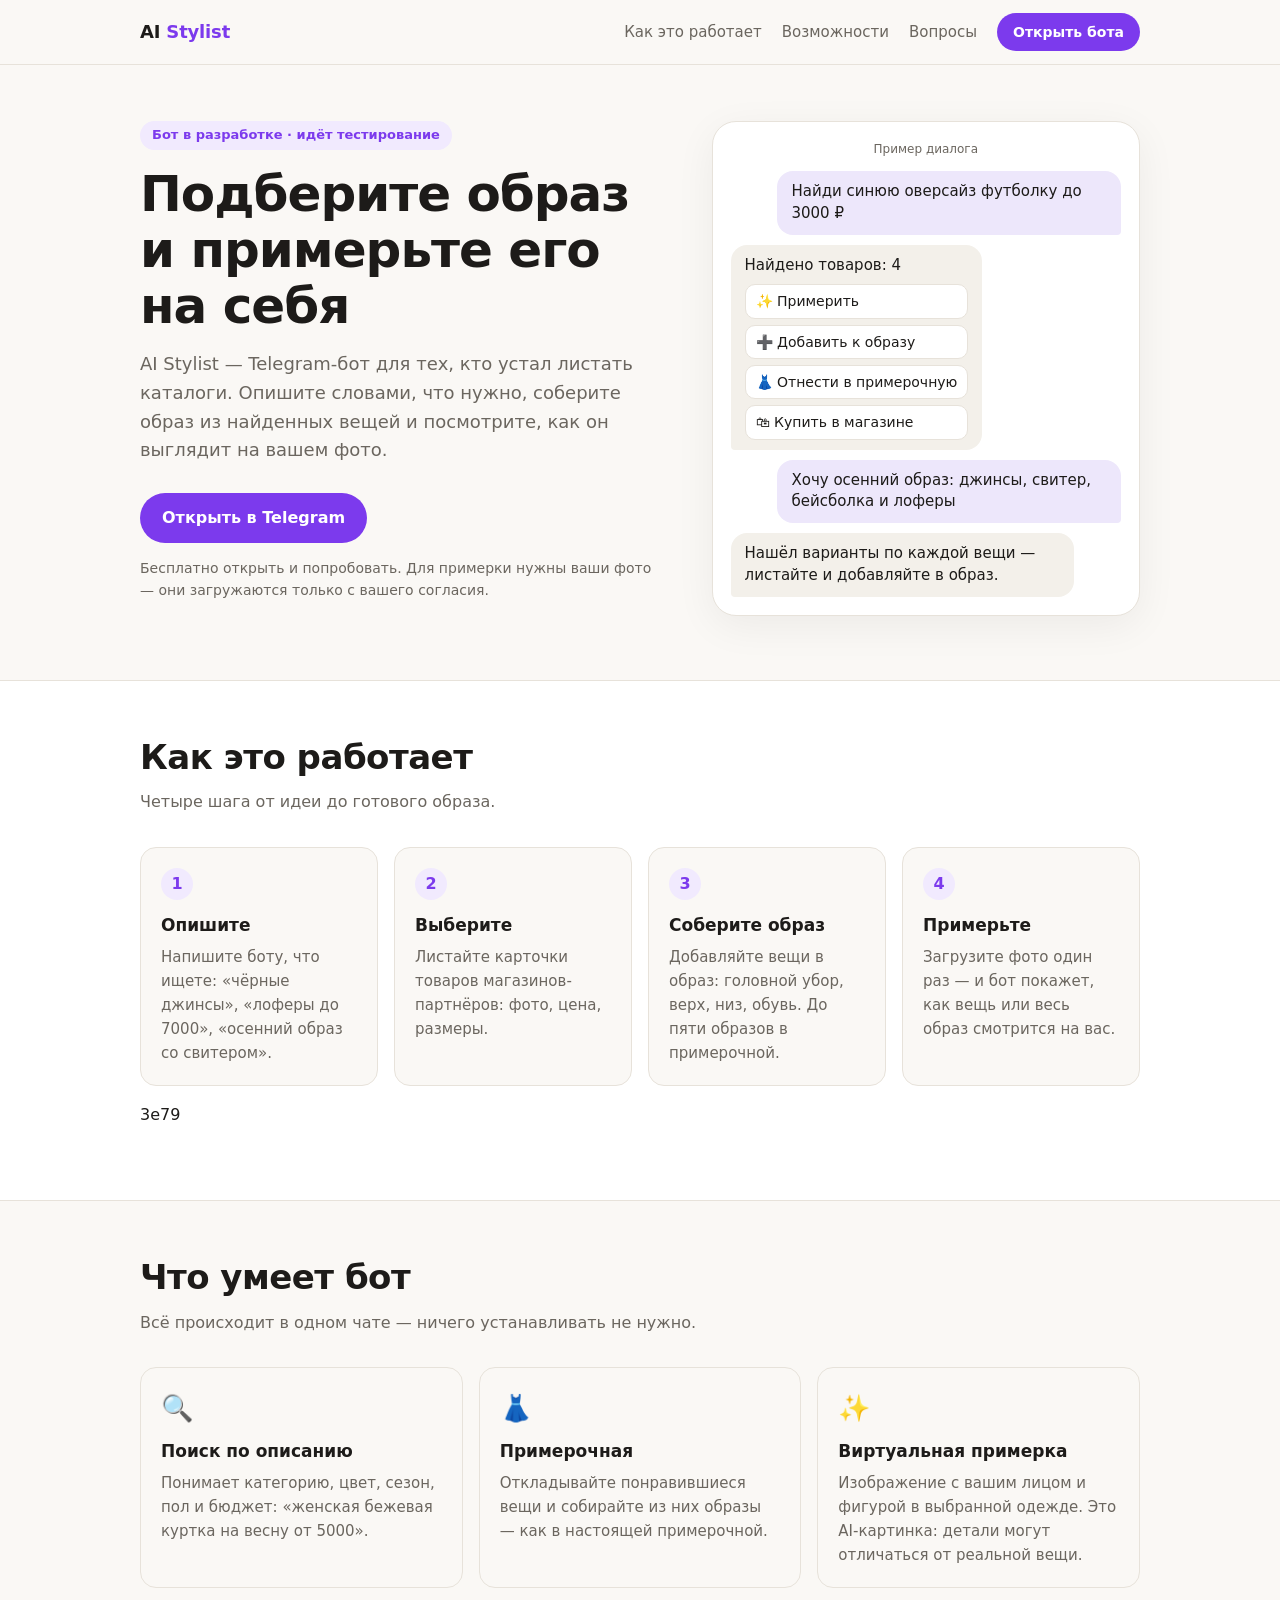
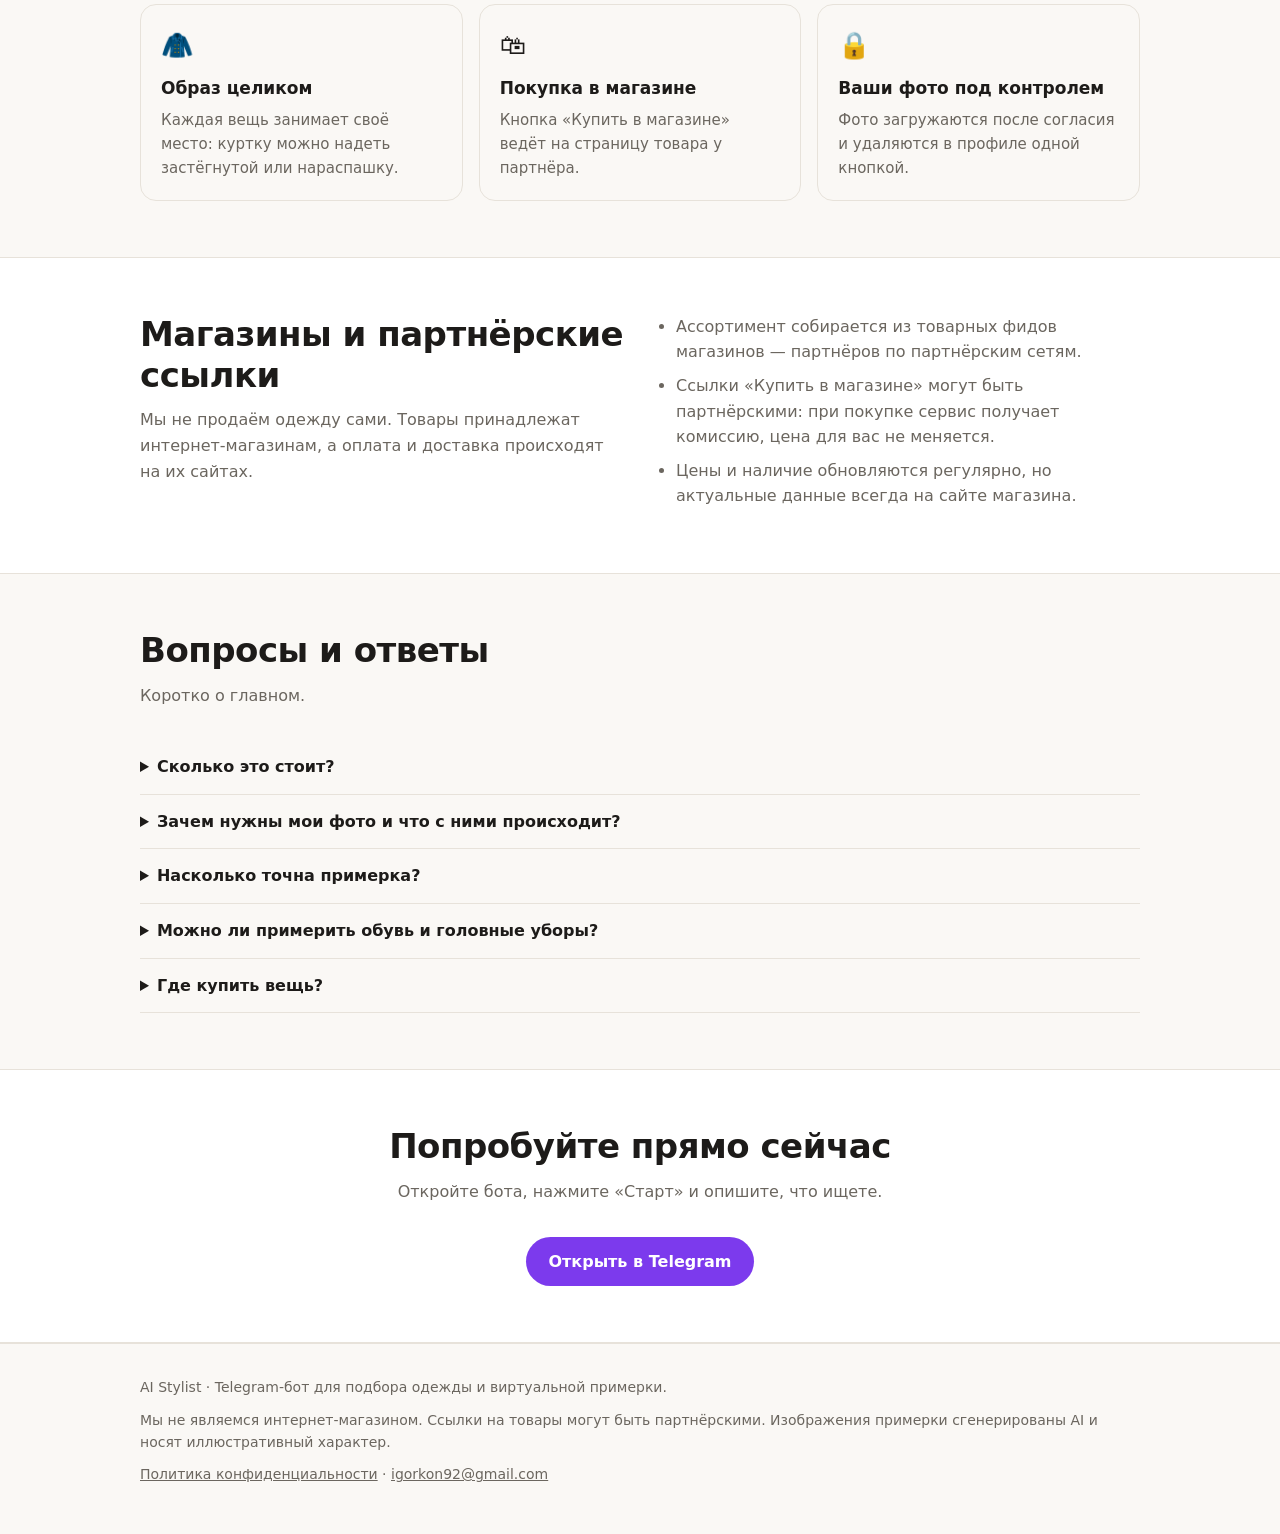
<file: index.html>
<!doctype html>
<html lang="ru">
<head>
<meta charset="utf-8">
<meta name="viewport" content="width=device-width, initial-scale=1">
<title>AI Stylist — подбор одежды и виртуальная примерка в Telegram</title>
<meta name="description" content="Telegram-бот для подбора одежды: найдёт вещь по описанию, поможет собрать образ и покажет, как он смотрится на вас.">
<meta property="og:title" content="AI Stylist — подбор одежды и примерка в Telegram">
<meta property="og:description" content="Опишите, что ищете, соберите образ и примерьте его на себя — прямо в Telegram.">
<meta property="og:type" content="website">
<link rel="icon" href="data:image/svg+xml,%3Csvg xmlns='http://www.w3.org/2000/svg' viewBox='0 0 64 64'%3E%3Crect width='64' height='64' rx='14' fill='%237c3aed'/%3E%3Ctext x='32' y='43' font-size='32' text-anchor='middle' fill='white' font-family='sans-serif' font-weight='700'%3EAI%3C/text%3E%3C/svg%3E">
<link rel="stylesheet" href="style.css">
  <meta name="mitgo" content=bc34">
</head>
<body>

<header>
  <div class="wrap">
    <a class="brand" href="/">AI <span>Stylist</span></a>
    <nav>
      <a class="link" href="#how">Как это работает</a>
      <a class="link" href="#features">Возможности</a>
      <a class="link" href="#faq">Вопросы</a>
      <!-- Замените dev_ai_stylist_bot на имя бота в Telegram (без @) -->
      <a class="btn small" href="https://t.me/dev_ai_stylist_bot">Открыть бота</a>
    </nav>
  </div>
</header>

<main>
  <section class="hero">
    <div class="wrap">
      <div>
        <span class="badge">Бот в разработке · идёт тестирование</span>
        <h1>Подберите образ и примерьте его на себя</h1>
        <p class="lead">AI Stylist — Telegram-бот для тех, кто устал листать каталоги. Опишите словами, что нужно, соберите образ из найденных вещей и посмотрите, как он выглядит на вашем фото.</p>
        <a class="btn" href="https://t.me/dev_ai_stylist_bot">Открыть в Telegram</a>
        <p class="note">Бесплатно открыть и попробовать. Для примерки нужны ваши фото — они загружаются только с вашего согласия.</p>
      </div>

      <div class="chat" aria-label="Пример диалога с ботом">
        <div class="cap">Пример диалога</div>
        <div class="msg user">Найди синюю оверсайз футболку до 3000 ₽</div>
        <div class="msg bot">Найдено товаров: 4
          <div class="keys">
            <span>✨ Примерить</span>
            <span>➕ Добавить к образу</span>
            <span>👗 Отнести в примерочную</span>
            <span>🛍 Купить в магазине</span>
          </div>
        </div>
        <div class="msg user">Хочу осенний образ: джинсы, свитер, бейсболка и лоферы</div>
        <div class="msg bot">Нашёл варианты по каждой вещи — листайте и добавляйте в образ.</div>
      </div>
    </div>
  </section>

  <section class="alt" id="how">
    <div class="wrap">
      <h2>Как это работает</h2>
      <p class="sub">Четыре шага от идеи до готового образа.</p>
      <ol class="steps">
        <li class="card"><h3>Опишите</h3><p>Напишите боту, что ищете: «чёрные джинсы», «лоферы до 7000», «осенний образ со свитером».</p></li>
        <li class="card"><h3>Выберите</h3><p>Листайте карточки товаров магазинов-партнёров: фото, цена, размеры.</p></li>
        <li class="card"><h3>Соберите образ</h3><p>Добавляйте вещи в образ: головной убор, верх, низ, обувь. До пяти образов в примерочной.</p></li>
        <li class="card"><h3>Примерьте</h3><p>Загрузите фото один раз — и бот покажет, как вещь или весь образ смотрится на вас.</p></li>
      </ol>

      <p>3e79</p>
    </div>
  </section>

  <section id="features">
    <div class="wrap">
      <h2>Что умеет бот</h2>
      <p class="sub">Всё происходит в одном чате — ничего устанавливать не нужно.</p>
      <div class="cards">
        <div class="card"><span class="icon">🔍</span><h3>Поиск по описанию</h3><p>Понимает категорию, цвет, сезон, пол и бюджет: «женская бежевая куртка на весну от 5000».</p></div>
        <div class="card"><span class="icon">👗</span><h3>Примерочная</h3><p>Откладывайте понравившиеся вещи и собирайте из них образы — как в настоящей примерочной.</p></div>
        <div class="card"><span class="icon">✨</span><h3>Виртуальная примерка</h3><p>Изображение с вашим лицом и фигурой в выбранной одежде. Это AI-картинка: детали могут отличаться от реальной вещи.</p></div>
        <div class="card"><span class="icon">🧥</span><h3>Образ целиком</h3><p>Каждая вещь занимает своё место: куртку можно надеть застёгнутой или нараспашку.</p></div>
        <div class="card"><span class="icon">🛍</span><h3>Покупка в магазине</h3><p>Кнопка «Купить в магазине» ведёт на страницу товара у партнёра.</p></div>
        <div class="card"><span class="icon">🔒</span><h3>Ваши фото под контролем</h3><p>Фото загружаются после согласия и удаляются в профиле одной кнопкой.</p></div>
      </div>
    </div>
  </section>

  <section class="alt">
    <div class="wrap two">
      <div>
        <h2>Магазины и партнёрские ссылки</h2>
        <p class="sub" style="margin-bottom:0">Мы не продаём одежду сами. Товары принадлежат интернет-магазинам, а оплата и доставка происходят на их сайтах.</p>
      </div>
      <ul>
        <li>Ассортимент собирается из товарных фидов магазинов — партнёров по партнёрским сетям.</li>
        <li>Ссылки «Купить в магазине» могут быть партнёрскими: при покупке сервис получает комиссию, цена для вас не меняется.</li>
        <li>Цены и наличие обновляются регулярно, но актуальные данные всегда на сайте магазина.</li>
      </ul>
    </div>
  </section>

  <section id="faq">
    <div class="wrap">
      <h2>Вопросы и ответы</h2>
      <p class="sub">Коротко о главном.</p>
      <details>
        <summary>Сколько это стоит?</summary>
        <p>Сейчас бот находится в тестировании, пользоваться им можно бесплатно. Условия при выходе из тестирования мы объявим заранее.</p>
      </details>
      <details>
        <summary>Зачем нужны мои фото и что с ними происходит?</summary>
        <p>Для примерки нужны селфи и фото в полный рост. Они используются только для создания изображения с примеркой. Загрузка начинается после вашего согласия, а удалить фото можно в разделе «Профиль» в любой момент. Подробнее — в <a href="privacy.html">политике конфиденциальности</a>.</p>
      </details>
      <details>
        <summary>Насколько точна примерка?</summary>
        <p>Изображение создаёт нейросеть. Оно даёт представление о цвете, силуэте и сочетании вещей, но посадка и детали могут отличаться от реальных. Ориентируйтесь на размерную сетку магазина.</p>
      </details>
      <details>
        <summary>Можно ли примерить обувь и головные уборы?</summary>
        <p>Эти вещи входят в образ, но точность примерки зависит от используемой модели и со временем улучшается. Верх и низ примеряются надёжнее всего.</p>
      </details>
      <details>
        <summary>Где купить вещь?</summary>
        <p>Нажмите «Купить в магазине» в карточке товара — откроется страница вещи на сайте магазина.</p>
      </details>
    </div>
  </section>

  <section class="alt cta">
    <div class="wrap">
      <h2>Попробуйте прямо сейчас</h2>
      <p class="sub">Откройте бота, нажмите «Старт» и опишите, что ищете.</p>
      <a class="btn" href="https://t.me/dev_ai_stylist_bot">Открыть в Telegram</a>
    </div>
  </section>
</main>

<footer>
  <div class="wrap">
    <div>AI Stylist · Telegram-бот для подбора одежды и виртуальной примерки.</div>
    <div>Мы не являемся интернет-магазином. Ссылки на товары могут быть партнёрскими. Изображения примерки сгенерированы AI и носят иллюстративный характер.</div>
    <div>
      <a href="privacy.html">Политика конфиденциальности</a> ·
      <!-- Замените на рабочий адрес -->
      <a href="mailto:igorkon92@gmail.com">igorkon92@gmail.com</a>
    </div>
  </div>
</footer>

</body>
</html>
</file>
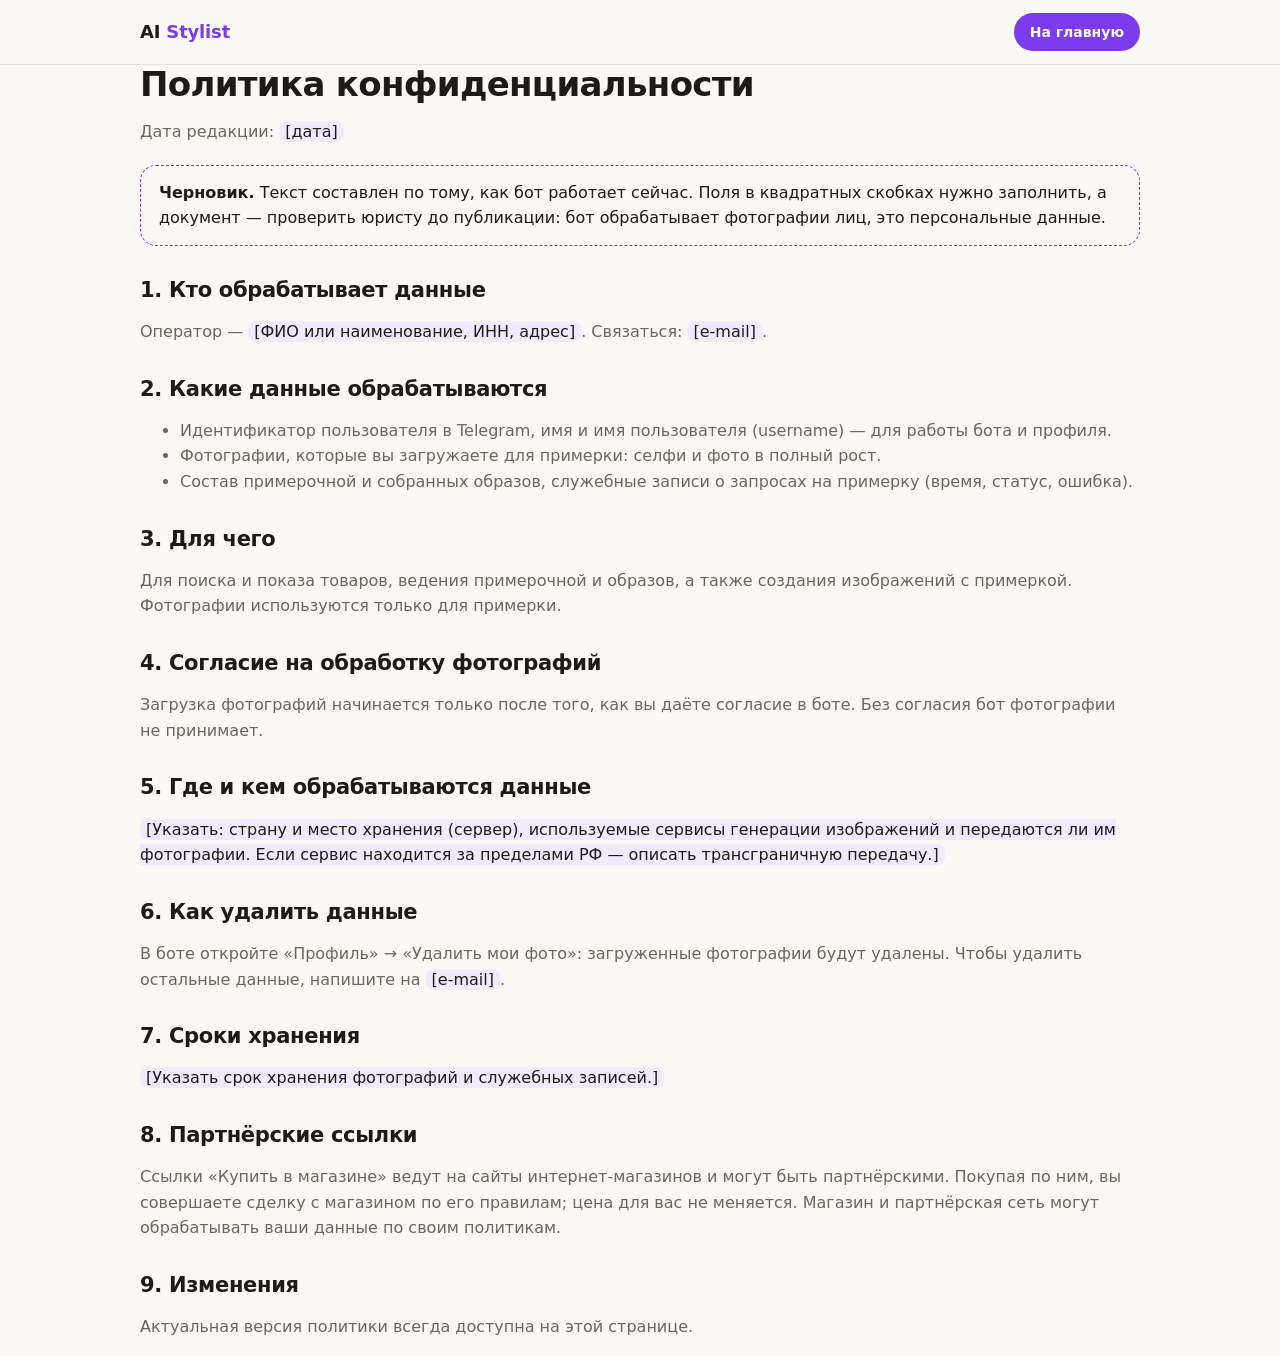
<file: privacy.html>
<!doctype html>
<html lang="ru">
<head>
<meta charset="utf-8">
<meta name="viewport" content="width=device-width, initial-scale=1">
<title>Политика конфиденциальности — AI Stylist</title>
<meta name="description" content="Какие данные обрабатывает Telegram-бот AI Stylist и как ими управлять.">
<meta name="robots" content="noindex">
<link rel="stylesheet" href="style.css">
<style>
  main { padding: 40px 0 64px; max-width: 760px; }
  main h1 { font-size: 34px; }
  main h2 { font-size: 21px; margin-top: 32px; }
  main p, main li { color: var(--muted); }
  .todo { background: var(--accent-soft); color: var(--text); border-radius: 8px; padding: 1px 6px; }
  .draft { border: 1px dashed var(--accent); border-radius: var(--radius); padding: 14px 18px; margin: 20px 0 0; color: var(--text); }
</style>
</head>
<body>

<header>
  <div class="wrap">
    <a class="brand" href="/">AI <span>Stylist</span></a>
    <nav><a class="btn small" href="/">На главную</a></nav>
  </div>
</header>

<main class="wrap">
  <h1>Политика конфиденциальности</h1>
  <p>Дата редакции: <span class="todo">[дата]</span></p>

  <!-- Удалите этот блок после проверки текста юристом и заполнения полей в квадратных скобках. -->
  <div class="draft"><strong>Черновик.</strong> Текст составлен по тому, как бот работает сейчас. Поля в квадратных скобках нужно заполнить, а документ — проверить юристу до публикации: бот обрабатывает фотографии лиц, это персональные данные.</div>

  <h2>1. Кто обрабатывает данные</h2>
  <p>Оператор — <span class="todo">[ФИО или наименование, ИНН, адрес]</span>. Связаться: <span class="todo">[e-mail]</span>.</p>

  <h2>2. Какие данные обрабатываются</h2>
  <ul>
    <li>Идентификатор пользователя в Telegram, имя и имя пользователя (username) — для работы бота и профиля.</li>
    <li>Фотографии, которые вы загружаете для примерки: селфи и фото в полный рост.</li>
    <li>Состав примерочной и собранных образов, служебные записи о запросах на примерку (время, статус, ошибка).</li>
  </ul>

  <h2>3. Для чего</h2>
  <p>Для поиска и показа товаров, ведения примерочной и образов, а также создания изображений с примеркой. Фотографии используются только для примерки.</p>

  <h2>4. Согласие на обработку фотографий</h2>
  <p>Загрузка фотографий начинается только после того, как вы даёте согласие в боте. Без согласия бот фотографии не принимает.</p>

  <h2>5. Где и кем обрабатываются данные</h2>
  <p><span class="todo">[Указать: страну и место хранения (сервер), используемые сервисы генерации изображений и передаются ли им фотографии. Если сервис находится за пределами РФ — описать трансграничную передачу.]</span></p>

  <h2>6. Как удалить данные</h2>
  <p>В боте откройте «Профиль» → «Удалить мои фото»: загруженные фотографии будут удалены. Чтобы удалить остальные данные, напишите на <span class="todo">[e-mail]</span>.</p>

  <h2>7. Сроки хранения</h2>
  <p><span class="todo">[Указать срок хранения фотографий и служебных записей.]</span></p>

  <h2>8. Партнёрские ссылки</h2>
  <p>Ссылки «Купить в магазине» ведут на сайты интернет-магазинов и могут быть партнёрскими. Покупая по ним, вы совершаете сделку с магазином по его правилам; цена для вас не меняется. Магазин и партнёрская сеть могут обрабатывать ваши данные по своим политикам.</p>

  <h2>9. Изменения</h2>
  <p>Актуальная версия политики всегда доступна на этой странице.</p>
</main>

</body>
</html>
</file>
<file: style.css>
:root {
  --bg: #faf8f5;
  --surface: #ffffff;
  --text: #1d1b19;
  --muted: #6b665f;
  --line: #e7e2da;
  --accent: #7c3aed;
  --accent-text: #ffffff;
  --accent-soft: #f1eafe;
  --bubble-user: #ede7fb;
  --bubble-bot: #f3f0ea;
  --radius: 16px;
}

@media (prefers-color-scheme: dark) {
  :root {
    --bg: #14120f;
    --surface: #1d1a16;
    --text: #f2eee8;
    --muted: #a49d93;
    --line: #2f2a24;
    --accent: #a78bfa;
    --accent-text: #14120f;
    --accent-soft: #2a2140;
    --bubble-user: #2e2548;
    --bubble-bot: #26221d;
  }
}

* { box-sizing: border-box; }
html { scroll-behavior: smooth; }
body {
  margin: 0;
  background: var(--bg);
  color: var(--text);
  font: 16px/1.6 system-ui, -apple-system, 'Segoe UI', Roboto, sans-serif;
  -webkit-font-smoothing: antialiased;
}
a { color: var(--accent); }
.wrap { max-width: 1040px; margin: 0 auto; padding: 0 20px; }

header { border-bottom: 1px solid var(--line); }
header .wrap { display: flex; align-items: center; justify-content: space-between; gap: 16px; height: 64px; }
.brand { font-weight: 700; font-size: 18px; color: var(--text); text-decoration: none; letter-spacing: -0.01em; }
.brand span { color: var(--accent); }
nav { display: flex; align-items: center; gap: 20px; }
nav a.link { color: var(--muted); text-decoration: none; font-size: 15px; }
nav a.link:hover { color: var(--text); }

.btn {
  display: inline-block;
  padding: 12px 22px;
  border-radius: 999px;
  background: var(--accent);
  color: var(--accent-text);
  font-weight: 600;
  text-decoration: none;
  border: 0;
}
.btn:hover { filter: brightness(1.08); }
.btn.small { padding: 8px 16px; font-size: 14px; }

.hero { padding: 56px 0 64px; }
.hero .wrap { display: grid; grid-template-columns: 1.1fr 0.9fr; gap: 48px; align-items: center; }
.badge {
  display: inline-block;
  padding: 4px 12px;
  border-radius: 999px;
  background: var(--accent-soft);
  color: var(--accent);
  font-size: 13px;
  font-weight: 600;
  margin-bottom: 16px;
}
h1 { font-size: clamp(32px, 5vw, 50px); line-height: 1.12; letter-spacing: -0.02em; margin: 0 0 16px; }
.lead { font-size: 18px; color: var(--muted); margin: 0 0 28px; max-width: 34em; }
.note { font-size: 14px; color: var(--muted); margin-top: 14px; }

.chat {
  background: var(--surface);
  border: 1px solid var(--line);
  border-radius: 24px;
  padding: 18px;
  display: flex;
  flex-direction: column;
  gap: 10px;
  box-shadow: 0 10px 40px rgba(0, 0, 0, 0.06);
}
.chat .cap { font-size: 12px; color: var(--muted); text-align: center; margin-bottom: 2px; }
.msg { max-width: 88%; padding: 10px 14px; border-radius: 16px; font-size: 15px; line-height: 1.45; }
.msg.user { align-self: flex-end; background: var(--bubble-user); border-bottom-right-radius: 4px; }
.msg.bot { align-self: flex-start; background: var(--bubble-bot); border-bottom-left-radius: 4px; }
.msg small { display: block; color: var(--muted); margin-top: 4px; }
.keys { display: flex; flex-direction: column; gap: 6px; margin-top: 8px; }
.keys span {
  border: 1px solid var(--line);
  background: var(--surface);
  border-radius: 10px;
  padding: 6px 10px;
  font-size: 14px;
}

section { padding: 56px 0; }
section.alt { background: var(--surface); border-top: 1px solid var(--line); border-bottom: 1px solid var(--line); }
h2 { font-size: clamp(26px, 3.4vw, 34px); letter-spacing: -0.015em; line-height: 1.2; margin: 0 0 12px; }
.sub { color: var(--muted); margin: 0 0 32px; max-width: 40em; }

.steps, .cards { display: grid; gap: 16px; padding: 0; margin: 0; list-style: none; }
.steps { grid-template-columns: repeat(4, 1fr); counter-reset: step; }
.cards { grid-template-columns: repeat(3, 1fr); }
.card {
  background: var(--bg);
  border: 1px solid var(--line);
  border-radius: var(--radius);
  padding: 20px;
}
section.alt .card { background: var(--bg); }
.card h3 { margin: 0 0 6px; font-size: 17px; }
.card p { margin: 0; color: var(--muted); font-size: 15px; }
.steps .card::before {
  counter-increment: step;
  content: counter(step);
  display: grid;
  place-items: center;
  width: 32px;
  height: 32px;
  border-radius: 50%;
  background: var(--accent-soft);
  color: var(--accent);
  font-weight: 700;
  margin-bottom: 12px;
}
.icon { font-size: 26px; display: block; margin-bottom: 8px; }

.two { display: grid; grid-template-columns: 1fr 1fr; gap: 32px; align-items: start; }
.two ul { margin: 0; padding-left: 20px; color: var(--muted); }
.two li { margin-bottom: 8px; }

details { border-bottom: 1px solid var(--line); padding: 14px 0; }
details summary { cursor: pointer; font-weight: 600; }
details p { margin: 8px 0 0; color: var(--muted); }

.cta { text-align: center; }
.cta .sub { margin-left: auto; margin-right: auto; }

footer { border-top: 1px solid var(--line); padding: 32px 0 48px; color: var(--muted); font-size: 14px; }
footer .wrap { display: flex; flex-direction: column; gap: 10px; }
footer a { color: var(--muted); }

@media (max-width: 860px) {
  .hero .wrap, .two { grid-template-columns: 1fr; }
  .steps, .cards { grid-template-columns: 1fr 1fr; }
  .hero { padding-top: 36px; }
}
@media (max-width: 560px) {
  .steps, .cards { grid-template-columns: 1fr; }
  nav a.link { display: none; }
  section { padding: 40px 0; }
}
</file>
